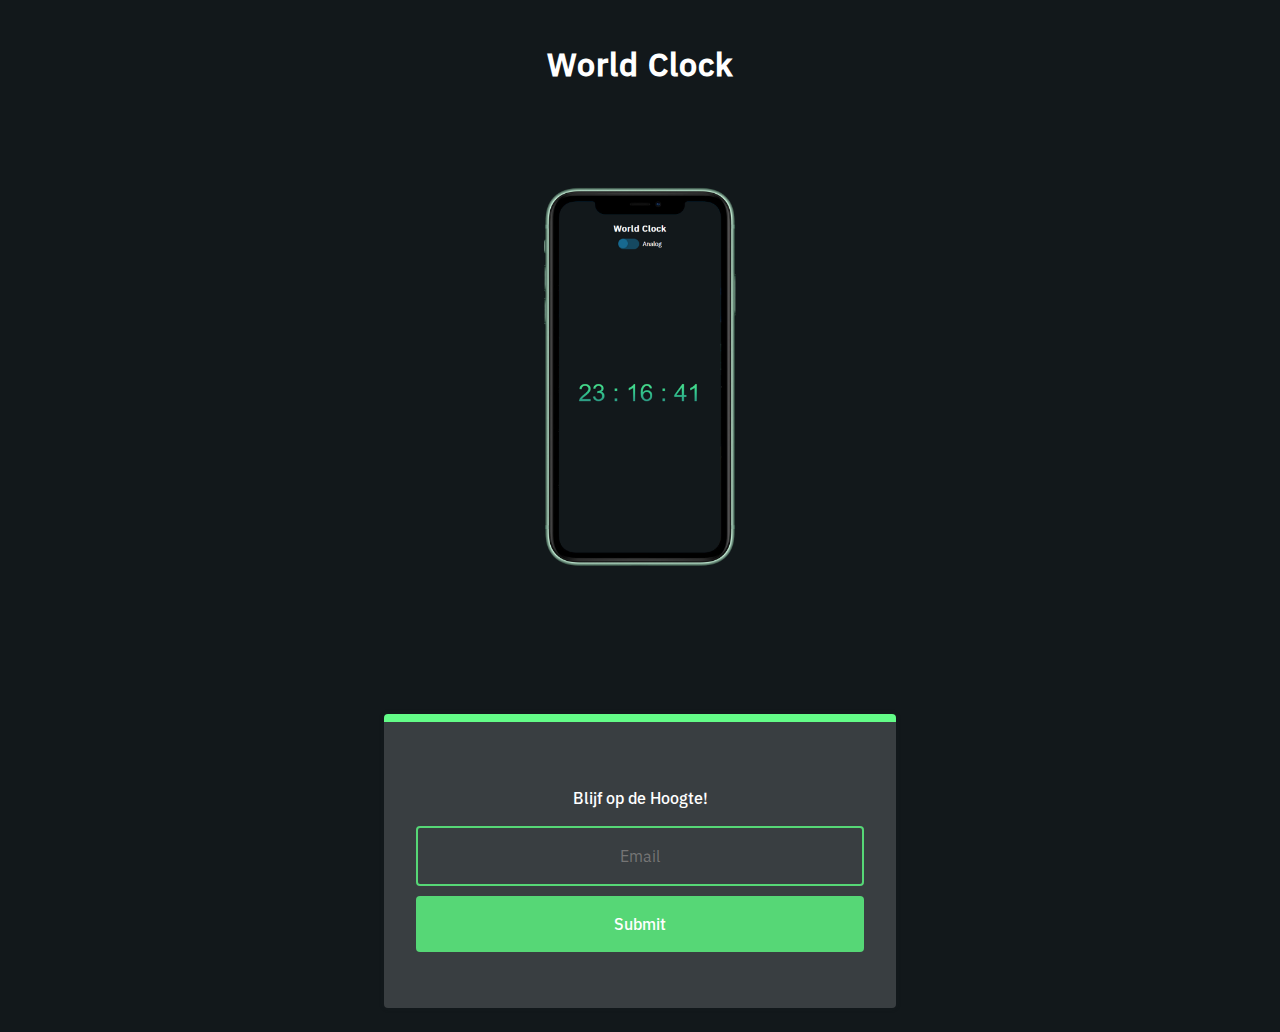
<file: index.html>
<!DOCTYPE html>
<html lang="en">
<head>
    <meta charset="UTF-8">
    <meta name="viewport" content="width=device-width, initial-scale=1.0">
    <title>WorldClock</title>

    <link rel="apple-touch-icon" sizes="180x180" href="/apple-touch-icon.png">
    <link rel="icon" type="image/png" sizes="32x32" href="/favicon-32x32.png">
    <link rel="icon" type="image/png" sizes="16x16" href="/favicon-16x16.png">
    <link rel="manifest" href="/site.webmanifest">
    <link rel="mask-icon" href="/safari-pinned-tab.svg" color="#5bbad5">
    <meta name="msapplication-TileColor" content="#da532c">
    <meta name="theme-color" content="#ffffff">

    <link rel="preconnect" href="https://fonts.gstatic.com">
    <link href="https://fonts.googleapis.com/css2?family=Inter:wght@400;500&display=swap" rel="stylesheet"> 

    <link rel="stylesheet" href="css/normalize.css">
    <link rel="stylesheet" href="css/screen.css">
</head>
<body>
    <div class="c-main">
        <div class="c-header">
            <h1 class="c-header__title">
                World Clock
            </h1>
            <a href="app.html">
                <img src="/img/png/Green.png" alt="Mockup" class="c-header__mockup">
            </a>
            <section class="o-row o-row--lg">
                <div class="o-container">
                    <form class="c-form" action="#">
                        <p class="c-header--sm">
                            <label for="email">
                                Blijf op de Hoogte!
                            </label>
                            <input class="c-input" type="text" name="email" id="email" placeholder="Email" required>
                        </p>

                        <p>
                            <button class="c-button o-button-reset">Submit</button>
                        </p>
                    </form>
                </div>
            </section>
        </div>
    </div>
</body>
</html>
</file>
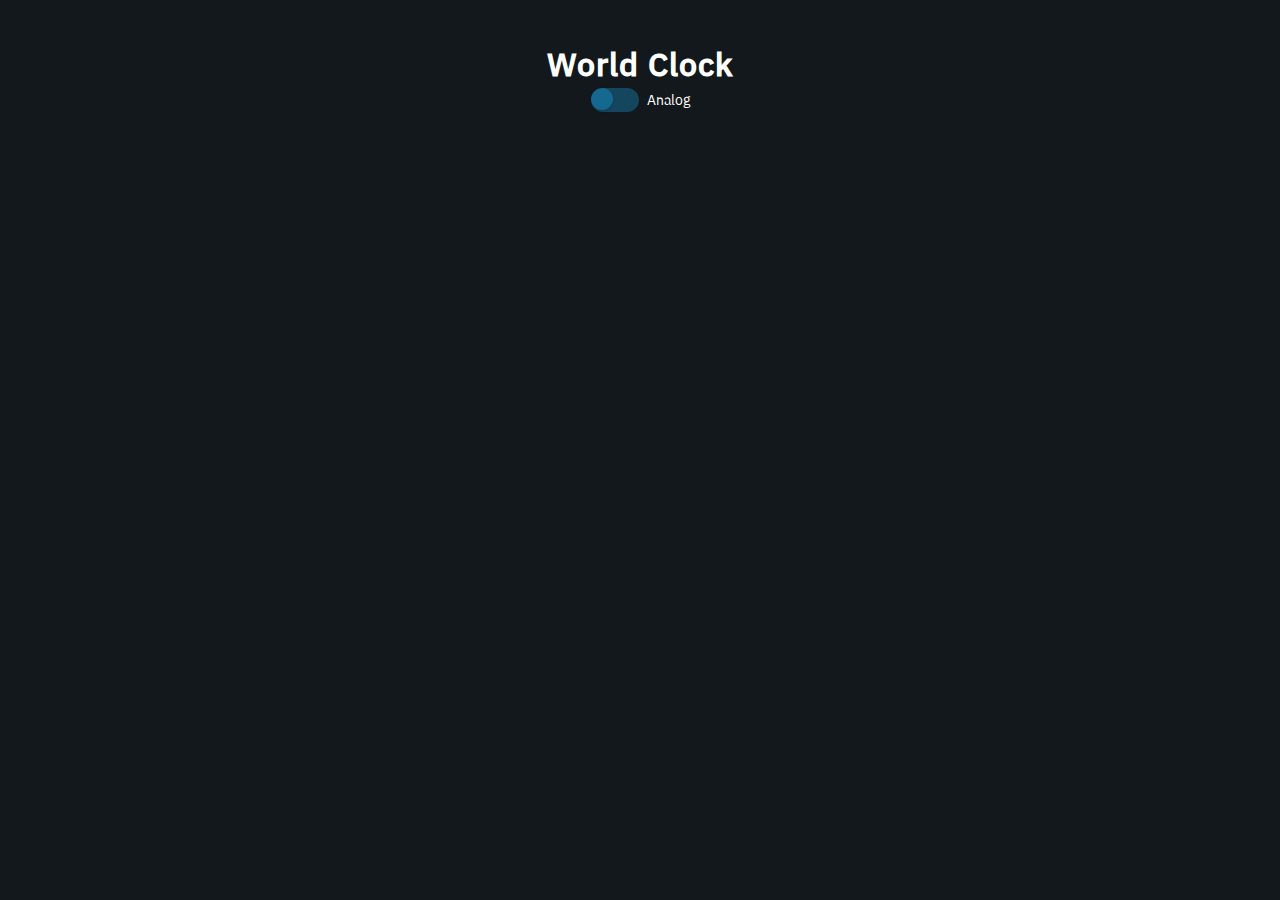
<file: app.html>
<!DOCTYPE html>
<html lang="en">
<head>
    <meta charset="UTF-8">
    <meta name="viewport" content="width=device-width, initial-scale=1.0">
    <title>WorldClock</title>

    <link rel="apple-touch-icon" sizes="180x180" href="/apple-touch-icon.png">
    <link rel="icon" type="image/png" sizes="32x32" href="/favicon-32x32.png">
    <link rel="icon" type="image/png" sizes="16x16" href="/favicon-16x16.png">
    <link rel="manifest" href="/site.webmanifest">
    <link rel="mask-icon" href="/safari-pinned-tab.svg" color="#5bbad5">
    <meta name="msapplication-TileColor" content="#da532c">
    <meta name="theme-color" content="#ffffff">

    <link rel="preconnect" href="https://fonts.gstatic.com">
    <link href="https://fonts.googleapis.com/css2?family=Inter:wght@400;500&display=swap" rel="stylesheet">

    <link rel="stylesheet" href="css/normalize.css">
    <link rel="stylesheet" href="css/screen.css">

    <script src="script/app.js"></script>
</head>
<body>
    <div class="c-main">
        <div class="c-header">
            <h1 class="c-header__title">
                World Clock
            </h1>
            <p class="c-form-field c-form-field--option">
                <input class="o-hide-accessible c-option c-option--hidden js-analog" type="checkbox" id="toggle1">
                <label class="c-label c-label--option c-custom-toggle" for="toggle1">
                    <span class="c-custom-toggle__fake-input">
                    </span>
                    Analog
                </label>
            </p>
        </div>
        <div class="js-app c-app">
            <section class="container">
                <div id="clock"></div>
            </section>
        </div>
    </div>
</body>
</html>
</file>
<file: css/screen.css>
/*------------------------------------*\
#FONTS
\*------------------------------------*/

@font-face {
    font-family: 'IBM Plex Sans';
    font-weight: 400;
    src: url('../fonts/IBMPlexSans-Regular.otf');
}

@font-face {
    font-family: 'IBM Plex Sans';
    font-weight: 500;
    src: url('../fonts/IBMPlexSans-Medium.otf');
}


/*------------------------------------*\
#Variables
\*------------------------------------*/
:root {
    /* colors */
    --global-text-color: #ffffff;
    --global-background-color: #12181B;

    --global-color-alpha: #2E7276;
    --global-color-lime: #63fd88;
    --global-color-lime-dark: #56D776;
    --global-color-blue-alpha: rgba(26, 182, 255, 0.3);
    --global-color-white: #ffffff;


    --global-color-neutral-x-light:  #f0f1f2;
    --global-color-neutral-light: #c6cacc;
    --global-color-neutral-dark: #a1a5a6;
    --global-color-neutral-x-dark: #616466;
    --global-color-neutral-xx-dark: #17191a;

    /* fonts */
    

    /* shadows */
    --global-input-shadow: 0 0 0 3px var(--global-color-blue-alpha);
    --global-box-shadow: 0 0 1px 4px rgba(23, 25, 26, 0.1);

    /* borders */
    --global-border-width: 2px;
    --global-border-radius: 4px;
    --global-input-border: var(--global-border-width) solid var(--global-color-lime-dark);
}

/*------------------------------------*\
  #GENERIC
\*------------------------------------*/

/*
    Generic: Page
    ---
    Global page styles + universal box-sizing:
*/

html {
    font-size: 16px;
    line-height: 1.5;
    font-family: 'IBM Plex Sans', sans-serif;
    color: var(--global-color-neutral-xx-dark);
    box-sizing: border-box;
    -webkit-font-smoothing: antialiased;
    -moz-osx-font-smoothing: grayscale;
    background-color: var(--global-background-color);

    height: 100%;
}

*,
*:before,
*:after {
    box-sizing: inherit;
}

/*
 * Remove text-shadow in selection highlight:
 * https://twitter.com/miketaylr/status/12228805301
 *
 * Customize the background color to match your design.
 */

 ::-moz-selection {
    background: var(--global-select-color-light);
    color: var(--global-text-color);
    text-shadow: none;
}

::selection {
    background: var(--global-select-color-light);
    color: var(--global-text-color);
    text-shadow: none;
}

/*------------------------------------*\
  #Elements
\*------------------------------------*/

/*
    Elements: Images
    ---
    Default markup for images to make them responsive
*/

img {
    max-width: 100%;
    vertical-align: top;
}

/*
    Elements: typography
    ---
    Default markup for typographic elements
*/

h1,
h2,
h3 {
    font-weight: 700;
}

h1 {
    font-size: 36px;
    line-height: 48px;
    margin: 0 0 24px;
}

h2 {
    font-size: 32px;
    line-height: 40px;
    margin: 0 0 24px;
}

h3 {
    font-size: 26px;
    line-height: 32px;
    margin: 0 0 24px;
}

h4,
h5,
h6 {
    font-size: 16px;
    font-weight: 600;
    line-height: 24px;
    margin: 0 0 24px;
}

p,
ol,
ul,
dl,
table,
address,
figure {
    margin: 0 0 24px;
}

ul,
ol {
    padding-left: 24px;
}

li ul,
li ol {
    margin-bottom: 0;
}

blockquote {
    font-style: normal;
    font-size: 23px;
    line-height: 32px;
    margin: 0 0 24px;
}

blockquote * {
    font-size: inherit;
    line-height: inherit;
}

figcaption {
    font-weight: 400;
    font-size: 12px;
    line-height: 16px;
    margin-top: 8px;
    color: #3C3C42;
}

hr {
    border: 0;
    height: 1px;
    background: LightGrey;
    margin: 0 0 24px;
}

a {
    color: var(--global-select-color-light);
    transition: all .1s ease-in-out;
}

a:visited,
a:active {
    color: var(--global-select-color-dark);
}

a:hover,
a:focus {
    color: var(--global-select-color-dark);
}

label,
input {
    display: block;
}

select {
    width: 100%;
}

/*------------------------------------*\
  #OBJECTS
\*------------------------------------*/

/*
    Objects: Row
    ---
    Creates a horizontal row that stretches the viewport and adds padding around children
*/

.o-row {
    position: relative;
    padding: 24px 24px 0;
}

/* size modifiers */

.o-row--lg {
    padding-top: 48px;
    padding-bottom: 24px;
}

/*
    Objects: Container
    ---
    Creates a horizontal container that sets de global max-width
*/

.o-container {
    margin-left: auto;
    margin-right: auto;
    max-width: 32rem; /* 79.5 * 16px = 1272 */
    width: 100%;
}

/*
    Objects: List
    ---
    Small reusable object to remove default list styling from lists
*/

.o-list {
    list-style: none;
    padding: 0;
}

/*
    Object: Button reset
    ---
    Small button reset object
*/

.o-button-reset {
    border: none;
    margin: 0;
    padding: 0;
    width: auto;
    overflow: visible;
    background: transparent;

    /* inherit font & color from ancestor */
    color: inherit;
    font: inherit;

    /* Normalize `line-height`. Cannot be changed from `normal` in Firefox 4+. */
    line-height: normal;

    /* Corrects font smoothing for webkit */
    -webkit-font-smoothing: inherit;
    -moz-osx-font-smoothing: inherit;

    /* Corrects inability to style clickable `input` types in iOS */
    -webkit-appearance: none;
}

/*
    Object: Hide accessible
    ---
    Accessibly hide any element
*/

.o-hide-accessible {
    position: absolute;
    width: 1px;
    height: 1px;
    padding: 0;
    margin: -1px;
    overflow: hidden;
    clip: rect(0, 0, 0, 0);
    border: 0;
}

/*------------------------------------*\
  #COMPONENTS
\*------------------------------------*/


.container {
    min-height: 75vh;
    display: flex;
    flex-direction: column;
    justify-content: center;
    align-items: center;
}

#clock {
    font-family: 'Orbitron', sans-serif;
    font-size: 15vw;
    background-image: linear-gradient(180deg,
        rgba(99,253,136,1) 0%,
        rgba(51,197,142,1) 50%,
        rgba(39,97,116,1) 100%);
    background-clip: text;
    -webkit-background-clip: text;
    -moz-background-clip: text;
    -webkit-text-fill-color: transparent; 
    -moz-text-fill-color: transparent;
}

.c-main {
    height: 100%;
}

.c-header {
    color: var(--global-text-color);
    text-align: center;
}

.c-header__title {
    font-size: 32px;
    letter-spacing: 1px;
    margin: 0;
    padding: 40px 0 0;
}

.c-header__mockup {
    max-width: 380px;
    display: block;
    margin: 16px auto;
}

.c-header__mockup:hover {
    transform: translateY(-16px);
}

@media (max-width:500px) {
    /* .c-main {
        height: 100%;
        width: auto;
    } */

    .c-header__title {
        font-size: 20px;
    }

    .c-content__title {
        font-size: 20px;
    }

    .c-header__text {
        max-width: 326px;
    }

    .c-content__text {
        max-width: 326px;
    }

    .c-content__img {
        max-width: 330px;
        display: block;
        margin: 8px auto 0;
    }
}

/*
    Component: App
    ---
    Main app of the website
*/

.c-label {
    margin-bottom: 0;
    font-size: 14px;
    line-height: 16px;
    color: var(--global-text-color);
}

.c-form-field--option {
    display: -webkit-flex;
    display: -ms-flex;
    display: flex;
    -ms-align-items: center;
    align-items: center;
}

.c-custom-toggle {
    display: flex;
    align-items: center;
    margin: 0 auto;
}

.c-custom-toggle__fake-input {
    width: 48px;
    height: 24px;
    border: 1px solid var(--global-input-borderColor);
    margin-right: 8px;
    background-color: var(--global-color-lime-dark);
    border-radius: 24px;
    background: var(--global-color-blue-alpha);
}

.c-custom-toggle__fake-input::after {
    content: "";
    display: block;
    width: 22px;
    height: 22px;
    background-color: var(--global-color-lime);
    border-radius: 22px;
    box-shadow: 0 1px 3px 0 rgba(0, 0, 0, 0.16);
    transition: all 150ms ease;
    background: var(--global-color-blue-alpha);
}

.c-option--hidden:checked + .c-custom-toggle .c-custom-toggle__fake-input {
    background-color: var(--global-color-alpha);
    border-color: var(--global-color-alpha-dark);
}

.c-option--hidden:checked + .c-custom-toggle .c-custom-toggle__fake-input::after {
    transform: translateX(24px);
}

.c-option--hidden:focus + .c-custom-toggle .c-custom-toggle__fake-input {
    border-color: var(--global-color-alpha);
    box-shadow: var(--global-input-boxShadow);
}

.c-option--hidden:active + .c-custom-toggle .c-custom-toggle__fake-input::after {
    width: 28px;
}

.c-option--hidden:active:checked + .c-custom-toggle .c-custom-toggle__fake-input::after {
    width: 28px;
    transform: translateX(18px);
}

.c-form { 
    background-color: #393E41;
    padding: 2rem;
    border-radius: var(--global-border-radius);
    border-top: 8px solid var(--global-color-lime);
    box-shadow: var(--global-box-shadow);
}

.c-header--sm {
    font-weight: 500;
    margin: 2rem 0 .625rem 0;
}

.c-input {
    all: unset;
    box-sizing: border-box;
    display: block;
    font-family: inherit;
    font-weight: 400;
    border: var(--global-input-border);
    border-radius: var(--global-border-radius);
    padding: 1rem;
    width: 100%;
    margin-top: 1rem;
}

.c-input:focus,
.c-input:active {
    box-shadow: var(--global-input-shadow);
}


.c-button {
    display: block;

    font-family: inherit;
    font-weight: 500;
    
    background-color: var(--global-color-lime-dark);;
    color: var(--global-color-white);

    border: var(--global-border-width) solid  transparent;
    border-radius: var(--global-border-radius);

    width: 100%;
    padding: 1rem 2rem;

    outline: none;
}

.c-button:focus,
.c-button:active {
    outline: none;
    box-shadow: 0 0 3px 3px var(--global-color-blue-alpha);
}

.c-button:hover {
    background-color: var(--global-color-lime);
}

/*------------------------------------*\
  #UTILITIES
\*------------------------------------*/

/*
    Utilities: color
    ---
    Utility classes to put specific colors onto elements
*/

.u-color-neutral-dark {
    color: var(--global-select-color-light);
}

/*
    Utilities: spacing
    ---
    Utility classes to put specific margins and paddings onto elements
*/

.u-pt-clear {
    padding-top: 0 !important;
}

.u-mb-clear {
    margin-bottom: 0 !important;
}

.u-mb-xs {
    margin-bottom: 4px !important;
}

.u-mb-sm {
    margin-bottom: 8px !important;
}

.u-mb-md {
    margin-bottom: 16px !important;
}

.u-mb-lg {
    margin-bottom: 32px !important;
}

.u-mb-xl {
    margin-bottom: 48px !important;
}

/*
    Utilities: max-width
    ---
    Utility classes to put specific max widths onto elements
*/

.u-max-width-xs {
    max-width: 18em !important;
}

.u-max-width-sm {
    max-width: 36em !important;
}

.u-max-width-md {
    max-width: 42em !important;
}

.u-max-width-lg {
    max-width: 60em !important;
}

.u-max-width-xl {
    max-width: 75em !important;
}

.u-max-width-none {
    max-width: none !important;
}



/*------------------------------------*\
  #MEDIA
\*------------------------------------*/

/*
    Media Queries
    ---
    EXAMPLE Media Queries for Responsive Design.
    These examples override the primary ('mobile first') styles.
    USE THEM INLINE!
*/

/* Extra small devices (portrait phones, less than 576px)
   No media query since this is the default in mobile first design
*/

/* Small devices (landscape phones, 576px and up)
@media (min-width: 576px) {}
*/

/* Medium devices (tablets, 768px and up)
@media (min-width: 768px) {}
*/

/* Large devices (landscape tablets, desktops, 992px and up)
@media (min-width: 992px) {}
*/

/* Extra large devices (large desktops, 1200px and up)
@media (min-width: 1200px) {}
*/

/*
    Print styles.
    ---
    Inlined to avoid the additional HTTP request:
    http://www.phpied.com/delay-loading-your-print-css/
*/

@media print {
    *,
    *:before,
    *:after {
        background: transparent !important;
        color: #000 !important;
        /* Black prints faster:
        http://www.sanbeiji.com/archives/953 */
        box-shadow: none !important;
        text-shadow: none !important;
    }
    a,
    a:visited {
        text-decoration: underline;
    }
    a[href]:after {
        content: " (" attr(href) ")";
    }
    abbr[title]:after {
        content: " (" attr(title) ")";
    }
    /*
     * Don't show links that are fragment identifiers,
     * or use the `javascript:` pseudo protocol
     */
    a[href^="#"]:after,
    a[href^="javascript:"]:after {
        content: "";
    }
    pre {
        white-space: pre-wrap !important;
    }
    pre,
    blockquote {
        border: 1px solid #999;
        page-break-inside: avoid;
    }
    /*
     * Printing Tables:
     * http://css-discuss.incutio.com/wiki/Printing_Tables
     */
    thead {
        display: table-header-group;
    }
    tr,
    img {
        page-break-inside: avoid;
    }
    p,
    h2,
    h3 {
        orphans: 3;
        widows: 3;
    }
    h2,
    h3 {
        page-break-after: avoid;
    }
}
</file>
